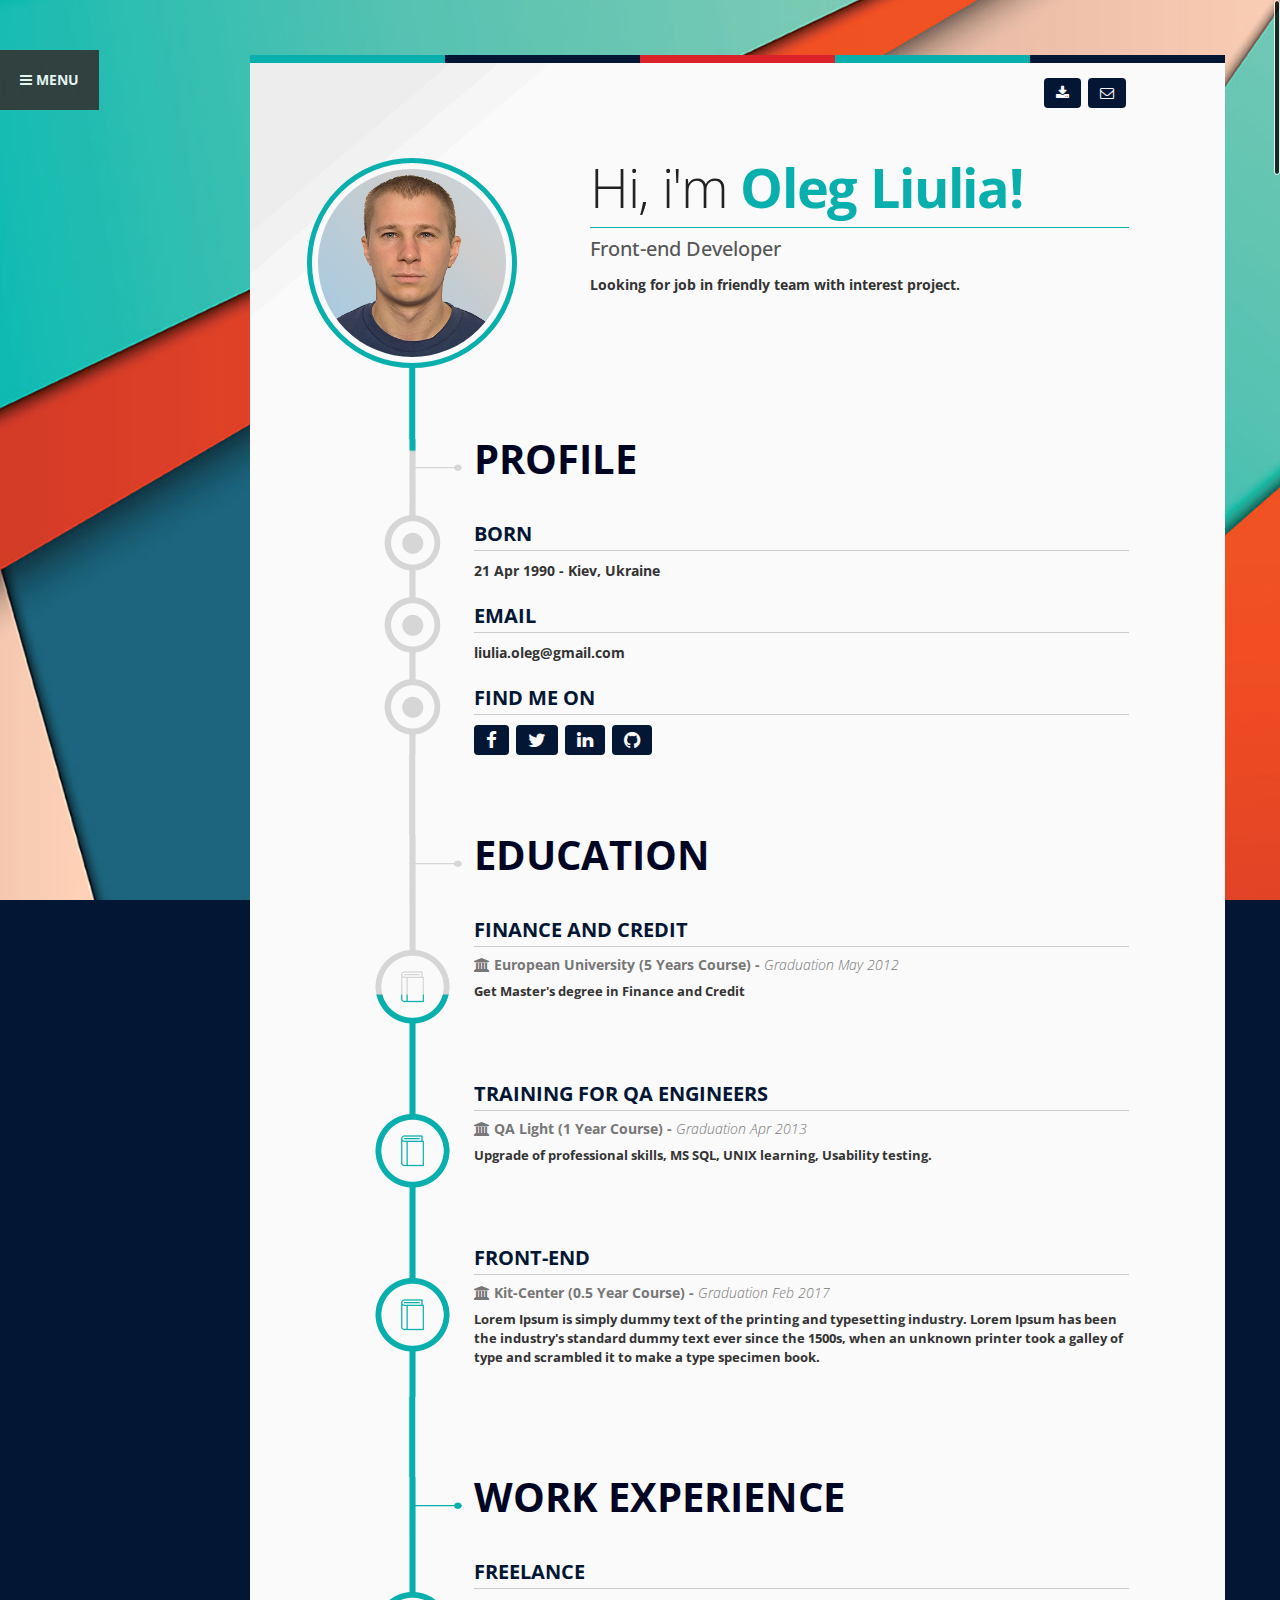
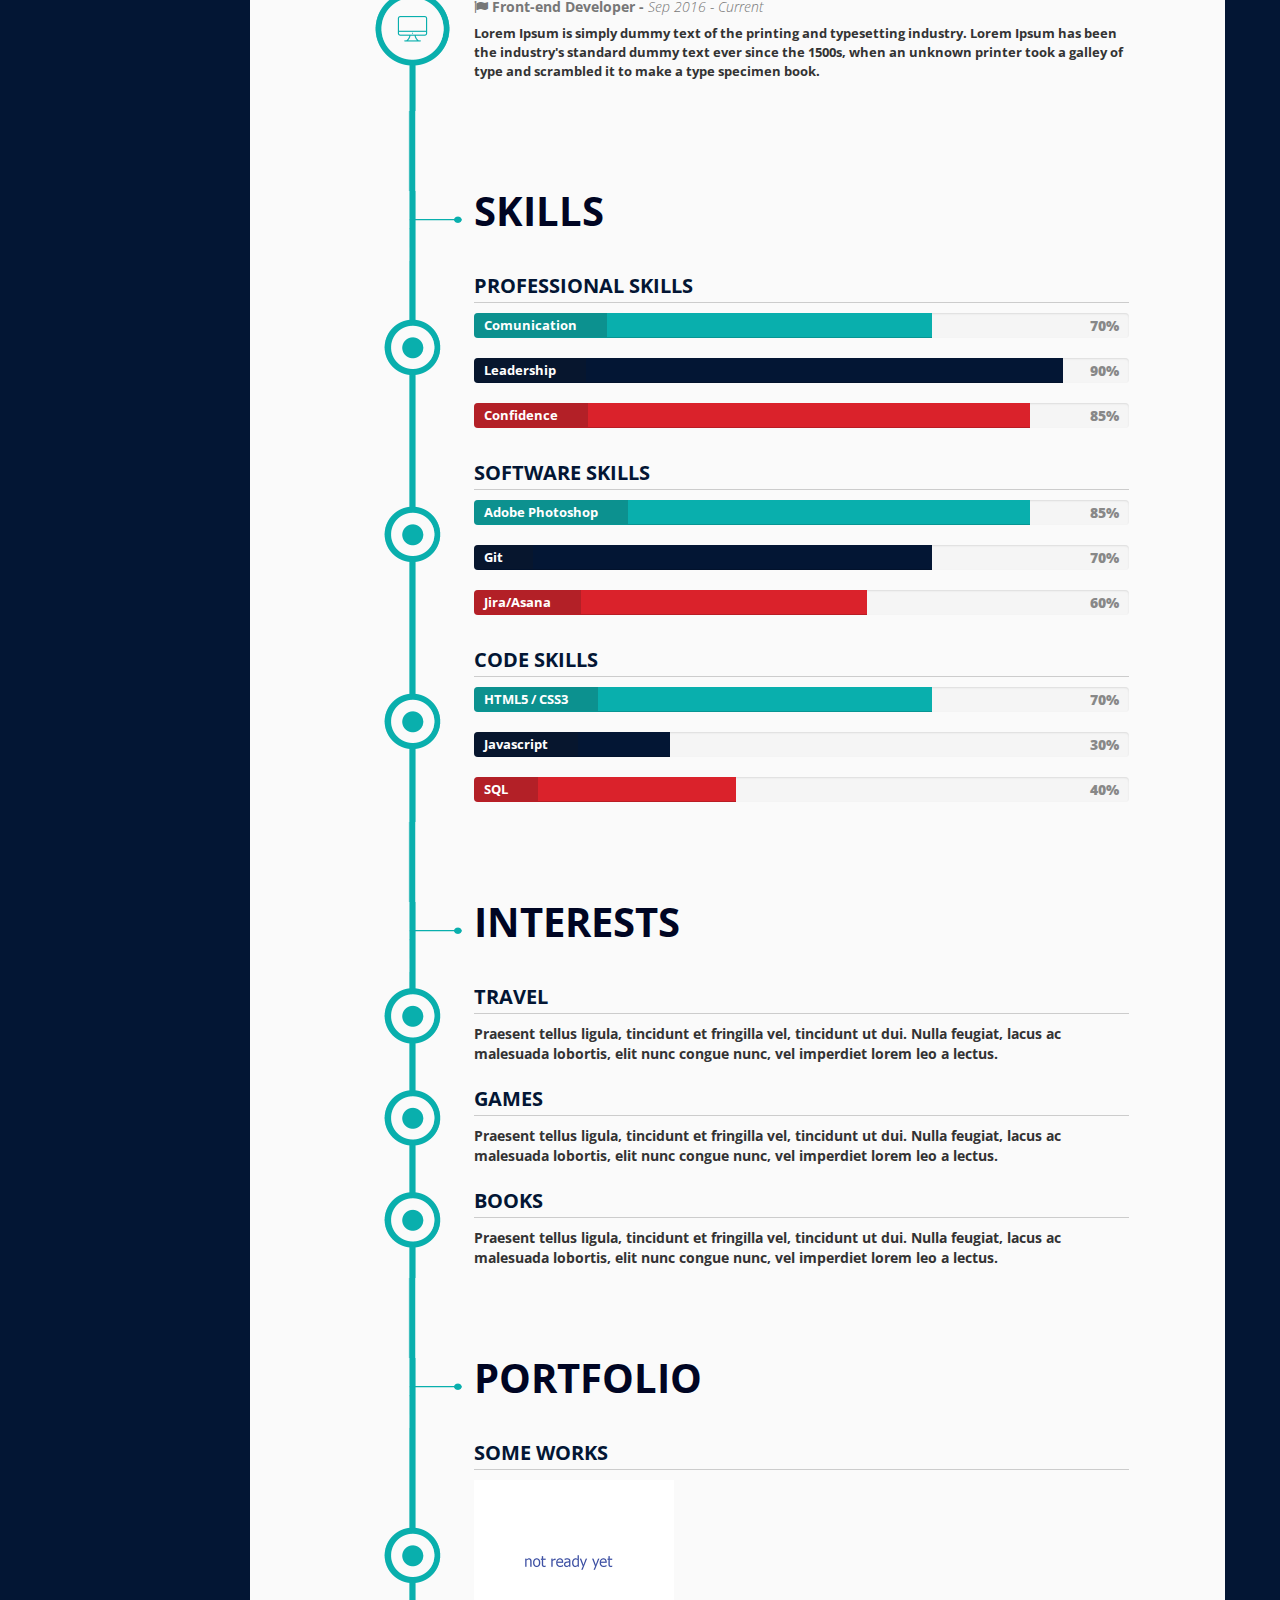
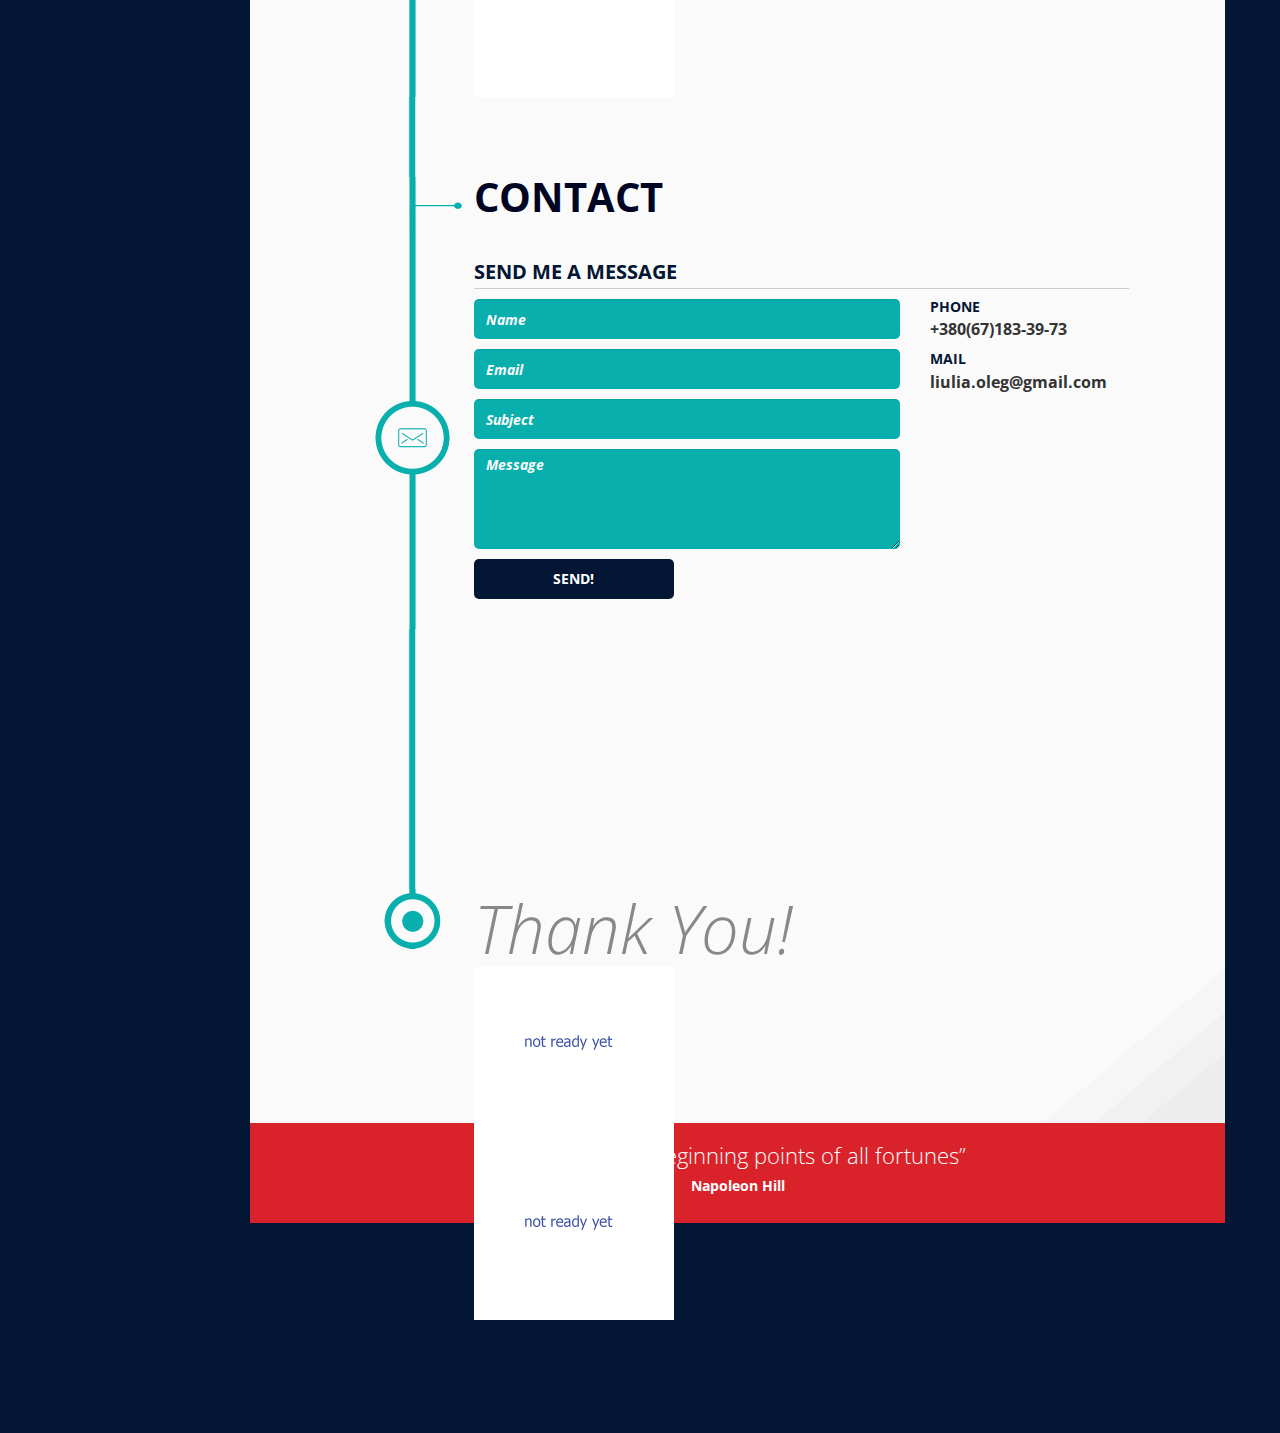
<file: index.html>
<!DOCTYPE html>
<html lang="en">
<head>
  <meta charset="utf-8">
  <meta name="viewport" content="width=device-width, initial-scale=1">
  <title>Oleg Liulia</title>
  <link href='https://fonts.googleapis.com/css?family=Open+Sans:400,300,700' rel='stylesheet' type='text/css'>
  <link rel="stylesheet" href="./vendor/bootstrap/css/bootstrap.min.css" >
  <link rel="stylesheet" href="./vendor/font-awesome/css/font-awesome.min.css">
  <link rel="stylesheet" href="./vendor/nivo-lightbox/nivo-lightbox.css" >
  <link rel="stylesheet" href="./vendor/nivo-lightbox/themes/default/default.css" type="text/css">
  <link rel="stylesheet" href="./vendor/animate.css">
  <link rel="stylesheet" href="./css/styles.css">
  <link rel="stylesheet" href="./css/themes/james.css"> 
  <link rel="shortcut icon" href="./img/favicon.ico" type="image/x-icon">
  <link rel="icon" href="./img/favicon.ico" type="image/x-icon">
  <link rel="apple-touch-icon-precomposed" href="./img/apple-icon-144x144.png" sizes="144x144">
  <link rel="apple-touch-icon-precomposed" href="./img/apple-icon-114x114.png" sizes="114x114">
  <link rel="apple-touch-icon-precomposed" href="./img/apple-icon-72x72.png" sizes="72x72">
</head>

<body data-spy="scroll" data-target="#side-menu">

<!-- Page Loader
========================================================= -->
<div class="loader" id="page-loader"> 
  <div class="loading-wrapper">
    <div class="tp-loader spinner"></div>
    <!-- Edit With Your Name -->
    <div class="side-menu-name">
      Oleg <strong>Liulia</strong>
    </div>
    <!-- /Edit With Your Name -->
    <!-- Edit With Your Job -->
    <p class="side-menu-job">Front-end Developer</p>
    <!-- /Edit With Your Job -->
  </div>   
</div>
<!-- /End of Page loader
========================================================= -->

<!-- SIDE MENU
========================================================= -->
<div class="side-menu-open hidden-sm hidden-xs">
  <!-- Menu-button -->
    <a href="#" class="btn btn-default side-menu-button"><i class="fa fa-bars"></i> MENU</a>
  <!-- /menu-button -->
</div>
<!-- Side Menu container -->
<div class="side-menu">
  <!-- close button -->
  <span id="side-menu-close"><i class="fa fa-times"></i></span>
  <!-- /close button -->

  <!-- Menu header -->
  <div class="side-menu-name">
    <!-- edit with your name -->
    Oleg <strong>Liulia</strong>
    <!-- /edit with your name -->
  </div>
  <!-- edit with your Job -->
  <p class="side-menu-job">Front-end Developer</p>
  <!-- /edit with your job -->
  <!-- /Menu Header -->

  <!-- Main Navigation -->
  <nav id="side-menu" class="side-menu-este">
    <ul class="nav side-menu-nav">
      <li><a href="#intro"><i class="fa fa-angle-right"></i> Intro</a></li>
      <li><a href="#education"><i class="fa fa-angle-right"></i> Education</a></li>
      <li><a href="#works"><i class="fa fa-angle-right"></i> Work Experience</a></li>
      <li><a href="#skills"><i class="fa fa-angle-right"></i> Skills</a></li>
      <li><a href="#interests"><i class="fa fa-angle-right"></i> Interests</a></li>
      <li><a href="#portfolio"><i class="fa fa-angle-right"></i> Portfolio</a></li>
      <li><a href="#contact"><i class="fa fa-angle-right"></i> Contact</a></li>
    </ul>
  </nav>
  <!-- /Main Navigation-->

  <!-- Other Buttons -->
  <div class="side-menu-buttons">
    <a href="./pdf/cv_pdf.pdf" download="./pdf/cv_pdf.pdf" class="btn btn-side-menu"><i class="fa fa-download"></i> Download my resume</a>
    <a href="mailto:liulia.oleg@gmail.com" class="btn btn-side-menu"><i class="fa fa-envelope-o"></i> Send me a message</a>
  </div>
  <!-- /Other Buttons-->
</div>
<!-- /side menu container -->

<!-- /SIDE MENU
========================================================= -->

<!-- CONTENT
========================================================= -->
<section id="content-body" class="container animated">
  <div class="row" id="intro">

    <!-- Header Colors -->
    <div class="col-md-10 col-sm-10  col-md-offset-2 col-sm-offset-1 clearfix top-colors">
      <div class="top-color top-color1"></div>
      <div class="top-color top-color2"></div>
      <div class="top-color top-color3"></div>
      <div class="top-color top-color1"></div>
      <div class="top-color top-color2"></div>
    </div>
    <!-- /Header Colors -->    
    
    <!-- Beginning of Content -->
    <div class="col-md-10 col-sm-10 col-md-offset-2 col-sm-offset-1 resume-container">
      
      <!-- Header Buttons -->
      <div class="row">
        <div class="header-buttons col-md-10 col-md-offset-1">
          <!-- Download Resume Button -->
          <a href="./pdf/cv_pdf.pdf" download="./pdf/cv_pdf.pdf" class="btn btn-default btn-top-resume"><i class="fa fa-download"></i><span class="btn-hide-text">Download my resume</span></a>
          <!-- /Download Resume Button -->
          <!-- Mail Button -->
          <a href="mailto:liulia.oleg@gmail.com" class="btn btn-default btn-top-message"><i class="fa fa-envelope-o"></i><span class="btn-hide-text">Send me a message</span></a>
          <!-- /Mail Button -->
        </div>
      </div>
      <!-- /Header Buttons -->

      <!-- =============== PROFILE INTRO ====================-->
      <div class="profile-intro row">
        <!-- Left Collum with Avatar pic -->
        <div class="col-md-4 profile-col">
          <!-- Avatar pic -->
          <div class="profile-pic">
            <div class="profile-border">
              <!-- Put your picture here ( 308px by 308px for retina display)-->
              <img src="./img/avatar-Oleg.jpg" alt="">
              <!-- /Put your picture here -->
            </div>          
          </div>
           <!-- /Avatar pic -->
        </div>
        <!-- /Left columm with avatar pic -->
  
        <!-- Right Columm -->
        <div class="col-md-7">
          <!-- Welcome Title-->
          <h1 class="intro-title1">Hi, i'm <span class="color1 bold">Oleg Liulia!</span></h1>
          <!-- /Welcome Title -->
          <!-- Job - -->
          <h2 class="intro-title2">Front-end Developer</h2>
          <!-- /job -->
          <!-- Description -->
          <p><strong>Looking for job in friendly team with interest project. <p>
            <!--To have communication with  people for advancing knowledge and acquisition new skills. 
            To have the opportunity grow up as  specialist in Front-end and to have participation in the development of new software products.  </p>-->
          <!-- /Description -->
        </div>
        <!-- /Right Collum -->
      </div>
      <!-- ============  /PROFILE INTRO ================= -->
      
      <!-- ============  TIMELINE ================= -->
      <div class="timeline-wrap">
        <div class="timeline-bg">

          <!-- ====>> SECTION: PROFILE INFOS <<====-->
          <section class="timeline profile-infos">

            <!-- VERTICAL MARGIN (necessary for the timeline effect) -->
            <div class="line row timeline-margin">
              <div class="content-wrap">
                <div class="col-md-1 bg1 timeline-space full-height hidden-sm hidden-xs"></div>
                <div class="col-md-2 timeline-progress hidden-sm hidden-xs full-height"></div>
                <div class="col-md-9 bg1 full-height"></div>
              </div>
            </div>
            <!-- /VERTICAL MARGIN -->

            <!-- SECTION TITLE -->
            <div class="line row">
              <!-- Margin Collums (necessary for the timeline effect) -->
              <div class="col-md-1 bg1 timeline-space full-height hidden-sm hidden-xs"></div>
              <div class="col-md-2 timeline-progress hidden-sm hidden-xs timeline-title full-height">
              </div>
              <!-- /Margin Collums -->
              <!-- Item Content -->
              <div class="col-md-8 content-wrap bg1">
                <!-- Section title -->
                <h2 class="section-title">Profile</h2>
                <!-- /Section title -->
              </div>
              <!-- /Item Content -->
              <!-- Margin Collum-->
              <div class="col-md-1 bg1 timeline-space full-height hidden-sm hidden-xs"></div>
              <!-- / Margin Collum-->
            </div>
            <!-- /SECTION TITLE -->
            
            <!-- SECTION ITEM -->
            <div class="line row">
              <!-- Margin Collums (necessary for the timeline effect) -->
              <div class="col-md-1 bg1 timeline-space full-height hidden-sm hidden-xs"></div>
              <div class="col-md-2 timeline-progress hidden-sm hidden-xs full-height timeline-point "></div>
              <!-- /Margin Collums -->
              <!-- Item Content -->
              <div class="col-md-8 content-wrap bg1">
                <div class="line-content">
                  <!-- Subtitle -->
                  <h3 class="section-item-title-1">Born</h3>
                  <!-- /Subtitle -->
                  <!-- content -->
                  <p>21 Apr 1990 - Kiev, Ukraine</p>
                  <!-- /Content -->
                </div>
              </div>
              <!-- /Item Content -->
              <!-- Margin Collum-->
              <div class="col-md-1 bg1 timeline-space full-height hidden-sm hidden-xs"></div>
              <!-- /Margin Collum-->
            </div>
            <!-- /SECTION ITEM -->   

            <!-- SECTION ITEM -->
            <div class="line row">
              <!-- Margin Collums (necessary for the timeline effect) -->
              <div class="col-md-1 bg1 timeline-space full-height hidden-sm hidden-xs"></div>
              <div class="col-md-2 timeline-progress hidden-sm hidden-xs full-height timeline-point "></div>
              <!-- /Margin Collums -->
              <!-- Item Content -->
              <div class="col-md-8 content-wrap bg1">
                <div class="line-content">
                  <!-- Subtitle -->
                  <h3 class="section-item-title-1">Email</h3>
                  <!-- /Subtitle -->
                  <!-- content -->
                  <p>liulia.oleg@gmail.com</p>
                  <!-- /Content -->
                </div>
              </div>
              <!-- /Item Content -->
              <!-- Margin Collum -->
              <div class="col-md-1 bg1 timeline-space full-height hidden-sm hidden-xs"></div>
              <!-- /Margin Collums -->
            </div>
            <!-- /SECTION ITEM --> 

            <!-- SECTION ITEM -->
            <div class="line row">
              <!-- Margin Collums (necessary for the timeline effect) -->
              <div class="col-md-1 bg1 timeline-space full-height hidden-sm hidden-xs"></div>
              <div class="col-md-2 timeline-progress hidden-sm hidden-xs full-height timeline-point "></div>
              <!-- Margin Collums (necessary for the timeline effect) -->
              <!-- Item Content -->
              <div class="col-md-8 content-wrap bg1">
                <div class="line-content">
                  <!-- Subtitle -->
                  <h3 class="section-item-title-1">Find Me On</h3>
                  <!-- /Subtitle -->
                  <!-- content -->
                  <a href="https://www.facebook.com/oleg.nuclearman" class="btn btn-default"><i class="fa fa-facebook fa-lg"></i></a> 
                  <a href="https://twitter.com/OlegLulia" class="btn btn-default"><i class="fa fa-twitter fa-lg"></i></a>
                  <a href="https://www.linkedin.com/in/oleg-liulia-799852a5" class="btn btn-default"><i class="fa fa-linkedin fa-lg"></i></a>
                  <a href="https://github.com/Free4evo" class="btn btn-default"><i class="fa fa-github fa-lg"></i></a>
                  <!-- /Content -->
                </div>
              </div>
              <!-- /Item Content -->
              <!-- Margin Collum -->
              <div class="col-md-1 bg1 timeline-space full-height hidden-sm hidden-xs"></div>
              <!-- /Margin Collum -->
            </div>
            <!-- /SECTION ITEM --> 
          </section>
          <!-- ==>> /SECTION: PROFILE INFOS -->     

          <!-- ====>> SECTION: EDUCATION <<====-->
          <section class="timeline education" id="education">

            <!-- Margin (necessary for the timeline effect) -->
            <div class="line row timeline-margin">
              <div class="content-wrap">
                <div class="col-md-1 bg1 timeline-space full-height hidden-sm hidden-xs"></div>
                <div class="col-md-2 timeline-progress hidden-sm hidden-xs full-height"></div>
                <div class="col-md-9 bg1 full-height"></div>
              </div>
            </div>
            <!-- /Margin -->

            <!-- SECTION TITLE -->
            <div class="line row">
              <!-- Margin Collums (necessary for the timeline effect) -->
              <div class="col-md-1 bg1 timeline-space full-height hidden-sm hidden-xs"></div>
              <div class="col-md-2 timeline-progress hidden-sm hidden-xs timeline-title full-height">
              </div>              
              <!-- /Margin Collums -->
              <!-- Item Content -->
              <div class="col-md-8 content-wrap bg1">
                <!-- Section title -->
                <h2 class="section-title">Education</h2>
                <!-- /Section title -->
              </div>
              <!-- /Item Content -->
              <!-- Margin Collum-->
              <div class="col-md-1 bg1 timeline-space full-height hidden-sm hidden-xs"></div>
              <!-- /Margin Collum-->
            </div>
            <!-- /SECTION TITLE -->

            <!-- SECTION ITEM -->
            <div class="line row">
              <!-- Margin Collums (necessary for the timeline effect) -->
              <div class="col-md-1 bg1 timeline-space full-height hidden-sm hidden-xs"></div>
              <div class="col-md-2 timeline-progress hidden-sm hidden-xs full-height timeline-education "></div>
              <!-- /Margin Collums -->
              <!-- Item Content -->
              <div class="col-md-8 content-wrap bg1">
                <div class="line-content line-content-education">
                  <!-- Graduation title -->
                  <h3 class="section-item-title-1">Finance and Credit</h3>
                  <!-- /Graduation title -->
                  <!-- Graduation time -->
                  <h4 class="graduation-time"><i class="fa fa-university"></i> European University (5 Years Course) - <span class="graduation-date">Graduation May 2012</span></h4>
                  <!-- /Graduation time -->
                  <!-- content -->
                  <div class="graduation-description">
                    <p>Get Master's degree in Finance and Credit</p>
                  </div>
                  <!-- /Content -->
                </div>
              </div>
              <!-- /Item Content -->
              <!-- Margin Collum -->
              <div class="col-md-1 bg1 timeline-space full-height hidden-sm hidden-xs"></div>
              <!-- /Margin Collum -->
            </div>
            <!-- /SECTION ITEM -->   

            <!-- SECTION ITEM -->
            <div class="line row">
              <!-- Margin Collums (necessary for the timeline effect) -->
              <div class="col-md-1 bg1 timeline-space full-height hidden-sm hidden-xs"></div>
              <div class="col-md-2 timeline-progress hidden-sm hidden-xs full-height timeline-education "></div>
              <!-- /Margin Collums -->
              <!-- Item Content -->
              <div class="col-md-8 content-wrap bg1">
                <div class="line-content line-content-education">
                  <!-- Graduation title -->
                  <h3 class="section-item-title-1">Training for QA engineers</h3>
                  <!-- /Graduation title -->
                  <!-- Graduation time -->
                  <h4 class="graduation-time"><i class="fa fa-university"></i> QA Light (1 Year Course) - <span class="graduation-date">Graduation Apr 2013</span></h4>
                  <!-- /Graduation time -->
                  <!-- content -->
                  <div class="graduation-description">
                    <p>Upgrade of  professional skills, MS SQL, UNIX learning, Usability testing.</p>
                  </div>
                  <!-- /Content -->
                </div>
              </div>
              <!--/Item Content -->
              <!-- Margin Collum-->
              <div class="col-md-1 bg1 timeline-space full-height hidden-sm hidden-xs"></div>
              <!-- /Margin Collum-->
            </div>
            <!-- /SECTION ITEM -->   

             <!-- SECTION ITEM -->
            <div class="line row">
              <!-- Margin Collums (necessary for the timeline effect) -->
              <div class="col-md-1 bg1 timeline-space full-height hidden-sm hidden-xs"></div>
              <div class="col-md-2 timeline-progress hidden-sm hidden-xs full-height timeline-education "></div>
              <!-- /Margin Collums -->
              <!-- Item Content -->
              <div class="col-md-8 content-wrap bg1">
                <div class="line-content line-content-education">
                  <!-- Graduation title -->
                  <h3 class="section-item-title-1">Front-end</h3>
                  <!-- /Graduation title -->
                  <!-- Graduation time -->
                  <h4 class="graduation-time"><i class="fa fa-university"></i> Kit-Center (0.5 Year Course) - <span class="graduation-date">Graduation Feb 2017</span></h4>
                  <!-- /Graduation time -->
                  <!-- content -->
                  <div class="graduation-description">
                    <p>Lorem Ipsum is simply dummy text of the printing and typesetting industry. Lorem Ipsum has been the industry's standard dummy text ever since the 1500s, when an unknown printer took a galley of type and scrambled it to make a type specimen book.</p>
                  </div>
                  <!-- /Content -->
                </div>
              </div>
              <!-- /Item Content -->
              <!-- Margin Collum-->
              <div class="col-md-1 bg1 timeline-space full-height hidden-sm hidden-xs"></div>
              <!-- /Margin Collum-->
            </div>
            <!-- /SECTION ITEM -->       
          </section>
          <!-- ==>> /SECTION: EDUCATION <<==== -->  

          <!-- ====>> SECTION: WORK EXPERIENCE <<====-->
          <section class="timeline work-experience" id="works">

            <!-- VERTICAL MARGIN (necessary for the timeline effect) -->
            <div class="line row timeline-margin">
              <div class="content-wrap">
                <div class="col-md-1 bg1 timeline-space full-height hidden-sm hidden-xs"></div>
                <div class="col-md-2 timeline-progress hidden-sm hidden-xs full-height"></div>
                <div class="col-md-9 bg1 full-height"></div>
              </div>
            </div>
            <!-- /VERTICAL MARGIN -->

            <!-- SECTION TITLE -->
            <div class="line row">
              <!-- Margin Collums (necessary for the timeline effect) -->
              <div class="col-md-1 bg1 timeline-space full-height hidden-sm hidden-xs"></div>
              <div class="col-md-2 timeline-progress hidden-sm hidden-xs timeline-title full-height"></div>
              <!-- /Margin Collums -->
              <!-- Item Content -->
              <div class="col-md-8 content-wrap bg1">
                <!-- Section title -->
                <h2 class="section-title">Work Experience</h2>
                <!-- /Section title -->
              </div>
              <!-- /Item Content -->
              <!-- Margin Collum-->
              <div class="col-md-1 bg1 timeline-space full-height hidden-sm hidden-xs"></div>
              <!-- /Margin Collum-->
            </div>
            <!-- /SECTION TITLE -->

            <!-- SECTION ITEM -->
            <div class="line row">
              <!-- Margin Collums (necessary for the timeline effect) -->
              <div class="col-md-1 bg1 timeline-space full-height hidden-sm hidden-xs"></div>
              <div class="col-md-2 timeline-progress hidden-sm hidden-xs full-height timeline-work "></div>
              <!-- /Margin Collums -->
              <!-- Item Content -->
              <div class="col-md-8 content-wrap bg1">
                <div class="line-content line-content-education">
                  <!-- Work Place -->
                  <h3 class="section-item-title-1">Freelance</h3>
                  <!-- /work place -->
                  <!-- Graduation time -->
                  <h4 class="job"><i class="fa fa-flag"></i> Front-end Developer - <span class="job-date">Sep 2016 - Current</span></h4>
                  <!-- /Graduation time -->
                  <!-- content -->
                  <div class="job-description">
                    <p>Lorem Ipsum is simply dummy text of the printing and typesetting industry. Lorem Ipsum has been the industry's standard dummy text ever since the 1500s, when an unknown printer took a galley of type and scrambled it to make a type specimen book.</p>
                  </div>
                  <!-- /Content -->
                </div>
              </div>
              <!-- /Item Content -->
              <!-- Margin Collum-->
              <div class="col-md-1 bg1 timeline-space full-height hidden-sm hidden-xs"></div>
              <!-- /Margin Collum-->
            </div>
            <!-- /SECTION ITEM -->
          </section>
          <!-- ==>> /SECTION: WORK EXPERIENCE <<==== --> 

          <!-- ====>> SECTION: SKILLS <<====-->
          <section class="timeline skills" id="skills">

            <!-- VERTICAL MARGIN (necessary for the timeline effect) -->
            <div class="line row timeline-margin">
              <div class="content-wrap">
                <div class="col-md-1 bg1 timeline-space full-height hidden-sm hidden-xs"></div>
                <div class="col-md-2 timeline-progress hidden-sm hidden-xs full-height"></div>
                <div class="col-md-9 bg1 full-height"></div>
              </div>
            </div>
            <!-- /VERTICAL MARGIN -->

            <!-- SECTION TITLE -->
            <div class="line row">
              <!-- VERTICAL MARGIN (necessary for the timeline effect) -->
              <div class="col-md-1 bg1 timeline-space full-height hidden-sm hidden-xs"></div>
              <div class="col-md-2 timeline-progress hidden-sm hidden-xs timeline-title full-height"></div>
              <!-- /VERTICAL MARGIN (necessary for the timeline effect) -->
              <!-- Item Content -->
              <div class="col-md-8 content-wrap bg1">
                <!-- Section title -->
                <h2 class="section-title">Skills</h2>
                <!-- /Section title -->
              </div>
              <!-- /Item Content -->
              <!-- Margin Collum-->
              <div class="col-md-1 bg1 timeline-space full-height hidden-sm hidden-xs"></div>
              <!-- /Margin Collum-->
            </div>
            <!-- /SECTION TITLE -->

            <!-- SECTION ITEM -->
            <div class="line row">
              <!-- Margin Collums (necessary for the timeline effect) -->
              <div class="col-md-1 bg1 timeline-space full-height hidden-sm hidden-xs"></div>
              <div class="col-md-2 timeline-progress hidden-sm hidden-xs full-height timeline-point "></div>
              <!-- / Margin Collums -->
              <!-- Item Content -->
              <div class="col-md-8 content-wrap bg1">
                <div class="line-content">
                  <!-- Subtitle -->
                  <h3 class="section-item-title-1">Professional Skills</h3>
                  <!-- /Subtitle -->
                  <!-- content -->
                  <ul class="skills-list">
                    <!-- item-list -->
                    <li>
                      <div class="progress">
                        <div class="progress-bar" role="progressbar" data-percent="70%" style="width: 70%;">
                            <span class="sr-only">70% Complete</span>
                        </div>
                        <span class="progress-type">Comunication</span>
                        <span class="progress-completed">70%</span>
                      </div>
                    </li>
                    <!-- /item list -->
                    <!-- item-list -->
                    <li>
                      <div class="progress">
                        <div class="progress-bar progress-bar-2" role="progressbar" data-percent="90%" style="width: 90%;">
                            <span class="sr-only">90% Complete</span>
                        </div>
                        <span class="progress-type">Leadership</span>
                        <span class="progress-completed">90%</span>
                      </div>
                    </li>
                    <!-- /item list -->
                    <!-- item-list -->
                    <li>
                      <div class="progress" title="Doing my best!">
                        <div class="progress-bar progress-bar-3" role="progressbar" data-percent="85%" style="width: 85%;">
                            <span class="sr-only">85% Complete</span>
                        </div>
                        <span class="progress-type">Confidence</span>
                        <span class="progress-completed">85%</span>
                      </div>
                    </li>
                    <!-- /item list -->
                  </ul>
                  <!-- /Content -->
                </div>
              </div>
              <!-- /Item Content -->
              <!-- Margin Collum-->
              <div class="col-md-1 bg1 timeline-space full-height hidden-sm hidden-xs"></div>
              <!-- /Margin Collum-->
            </div>
            <!-- /SECTION ITEM -->
            
            <!-- SECTION ITEM -->
            <div class="line row">
              <!-- Margin Collums (necessary for the timeline effect) -->
              <div class="col-md-1 bg1 timeline-space full-height hidden-sm hidden-xs"></div>
              <div class="col-md-2 timeline-progress hidden-sm hidden-xs full-height timeline-point "></div>
              <!-- /Margin Collums -->
              <!-- Item Content -->
              <div class="col-md-8 content-wrap bg1">
                <div class="line-content">
                  <!-- Subtitle -->
                  <h3 class="section-item-title-1">Software Skills</h3>
                  <!-- /Subtitle -->
                  <!-- content -->
                  <ul class="skills-list">
                    <!-- item-list -->
                    <li>
                      <div class="progress">
                        <div class="progress-bar" data-percent="85%" role="progressbar" style="width: 85%;">
                            <span class="sr-only">85% Complete</span>
                        </div>
                        <span class="progress-type">Adobe Photoshop</span>
                        <span class="progress-completed">85%</span>
                      </div>
                    </li>
                    <!-- /item list -->
                    <!-- item-list -->
                    <li>
                      <div class="progress">
                        <div class="progress-bar progress-bar-2" data-percent="70%" role="progressbar" style="width: 70%;">
                            <span class="sr-only">70% Complete</span>
                        </div>
                        <span class="progress-type">Git</span>
                        <span class="progress-completed">70%</span>
                      </div>
                    </li>
                    <!-- /item list -->
                    <!-- item-list -->
                    <li>
                      <div class="progress">
                        <div class="progress-bar progress-bar-3" data-percent="60%" role="progressbar" style="width: 60%;">
                            <span class="sr-only">60% Complete</span>
                        </div>
                        <span class="progress-type">Jira/Asana</span>
                        <span class="progress-completed">60%</span>
                      </div>
                    </li>
                    <!-- /item list -->
                  </ul>
                  <!-- /Content -->
                </div>
              </div>
              <!-- /Item Content -->
              <!-- Margin Collum-->
              <div class="col-md-1 bg1 timeline-space full-height hidden-sm hidden-xs"></div>
              <!-- /Margin Collum-->
            </div>
            <!-- /SECTION ITEM -->   

            <!-- SECTION ITEM -->
            <div class="line row">
              <!-- Margin Collums (necessary for the timeline effect) -->
              <div class="col-md-1 bg1 timeline-space full-height hidden-sm hidden-xs"></div>
              <div class="col-md-2 timeline-progress hidden-sm hidden-xs full-height timeline-point "></div>
              <!-- /Margin Collums (necessary for the timeline effect) -->
              <!-- Item Content -->
              <div class="col-md-8 content-wrap bg1">
                <div class="line-content">
                  <!-- Subtitle -->
                  <h3 class="section-item-title-1">Code Skills</h3>
                  <!-- /Subtitle -->
                  <!-- content -->
                  <ul class="skills-list">
                    <!-- item-list -->
                    <li>
                      <div class="progress">
                        <div class="progress-bar" data-percent="70%" role="progressbar" style="width: 70%;">
                            <span class="sr-only">70% Complete</span>
                        </div>
                        <span class="progress-type">HTML5 / CSS3</span>
                        <span class="progress-completed">70%</span>
                      </div>
                    </li>
                    <!-- /item list -->
                    <!-- item-list -->
                    <li>
                      <div class="progress">
                        <div class="progress-bar progress-bar-2" data-percent="30%" role="progressbar" style="width: 30%;">
                            <span class="sr-only">30% Complete</span>
                        </div>
                        <span class="progress-type">Javascript</span>
                        <span class="progress-completed">30%</span>
                      </div>
                    </li>
                    <!-- /item list -->
                    <!-- item-list -->
                    <li>
                      <div class="progress">
                        <div class="progress-bar progress-bar-3" data-percent="40%" role="progressbar" style="width: 40%;">
                            <span class="sr-only">40% Complete</span>
                        </div>
                        <span class="progress-type">SQL</span>
                        <span class="progress-completed">40%</span>
                      </div>
                    </li>
                    <!-- /item list -->
                  </ul>
                  <!-- /Content -->
                </div>
              </div>
              <!-- /Item Content -->
              <!-- Margin Collum-->
              <div class="col-md-1 bg1 timeline-space full-height hidden-sm hidden-xs"></div>
              <!-- /Margin Collum-->
            </div>
            <!-- /SECTION ITEM --> 
          </section>
          <!-- ==>> /SECTION: SKILLS -->

          <!-- ====>> SECTION: INTERESTS <<====-->
          <section class="timeline" id="interests">

            <!-- VERTICAL MARGIN (necessary for the timeline effect) -->
            <div class="line row timeline-margin">
              <div class="content-wrap">
                <div class="col-md-1 bg1 timeline-space full-height hidden-sm hidden-xs"></div>
                <div class="col-md-2 timeline-progress hidden-sm hidden-xs full-height"></div>
                <div class="col-md-9 bg1 full-height"></div>
              </div>
            </div>
            <!-- /VERTICAL MARGIN -->

            <!-- SECTION TITLE -->
            <div class="line row">
              <!-- Margin Collums (necessary for the timeline effect) -->
              <div class="col-md-1 bg1 timeline-space full-height hidden-sm hidden-xs"></div>
              <div class="col-md-2 timeline-progress hidden-sm hidden-xs timeline-title full-height"></div>
              <!-- /Margin Collums -->
              <!-- Item Content -->
              <div class="col-md-8 content-wrap bg1">
                <!-- Section title -->
                <h2 class="section-title">Interests</h2>
                <!-- /Section title -->
              </div>
              <!-- /Item Content -->
              <!-- Margin Collum-->
              <div class="col-md-1 bg1 timeline-space full-height hidden-sm hidden-xs"></div>
              <!-- /Margin Collum-->
            </div>
            <!-- /SECTION TITLE -->

            <!-- SECTION ITEM -->
            <div class="line row">
              <!-- Margin Collums (necessary for the timeline effect) -->
              <div class="col-md-1 bg1 timeline-space full-height hidden-sm hidden-xs"></div>
              <div class="col-md-2 timeline-progress hidden-sm hidden-xs full-height timeline-point "></div>
              <!-- /Margin Collums -->
              <!-- Item Content -->
              <div class="col-md-8 content-wrap bg1">
                <div class="line-content">
                  <!-- Subtitle -->
                  <h3 class="section-item-title-1">Travel</h3>
                  <!-- /Subtitle -->
                  <!-- content -->
                  <p>Praesent tellus ligula, tincidunt et fringilla vel, tincidunt ut dui. Nulla feugiat, lacus ac malesuada lobortis, elit nunc congue nunc, vel imperdiet lorem leo a lectus.</p>
                  <!-- /Content -->
                </div>
              </div>
              <!-- /Item Content -->
              <!-- Margin Collum-->
              <div class="col-md-1 bg1 timeline-space full-height hidden-sm hidden-xs"></div>
              <!-- /Margin Collum-->
            </div>
            <!-- /SECTION ITEM -->
            
            <!-- SECTION ITEM -->
            <div class="line row">
              <!-- Margin Collums (necessary for the timeline effect) -->
              <div class="col-md-1 bg1 timeline-space full-height hidden-sm hidden-xs"></div>
              <div class="col-md-2 timeline-progress hidden-sm hidden-xs full-height timeline-point "></div>
              <!-- /Margin Collums -->
              <!-- Item Content -->
              <div class="col-md-8 content-wrap bg1">
                <div class="line-content">
                  <!-- Subtitle -->
                  <h3 class="section-item-title-1">Games</h3>
                  <!-- /Subtitle -->
                  <!-- content -->
                  <p>Praesent tellus ligula, tincidunt et fringilla vel, tincidunt ut dui. Nulla feugiat, lacus ac malesuada lobortis, elit nunc congue nunc, vel imperdiet lorem leo a lectus.</p>
                  <!-- /Content -->
                </div>
              </div>
              <!-- /Item Content -->
              <!-- Margin Collum-->
              <div class="col-md-1 bg1 timeline-space full-height hidden-sm hidden-xs"></div>
              <!-- /Margin Collum-->
            </div>
            <!-- /SECTION ITEM -->   

            <!-- SECTION ITEM -->
            <div class="line row">
              <!-- Margin Collums (necessary for the timeline effect) -->
              <div class="col-md-1 bg1 timeline-space full-height hidden-sm hidden-xs"></div>
              <div class="col-md-2 timeline-progress hidden-sm hidden-xs full-height timeline-point "></div>
              <!-- /Margin Collums -->
              <!-- Item Content -->
              <div class="col-md-8 content-wrap bg1">
                <div class="line-content">
                  <!-- Subtitle -->
                  <h3 class="section-item-title-1">Books</h3>
                  <!-- /Subtitle -->
                  <!-- content -->
                  <p>Praesent tellus ligula, tincidunt et fringilla vel, tincidunt ut dui. Nulla feugiat, lacus ac malesuada lobortis, elit nunc congue nunc, vel imperdiet lorem leo a lectus.</p>
                  <!-- /Content -->
                </div>
              </div>
              <!-- /Item Content -->
              <!-- Margin Collum-->
              <div class="col-md-1 bg1 timeline-space full-height hidden-sm hidden-xs"></div>
              <!-- /Margin Collum-->
            </div>
            <!-- /SECTION ITEM --> 
          </section>
          <!-- ==>> /SECTION: INTERESTS -->

           <!-- ====>> SECTION: PORTFOLIO <<====-->
          <section class="timeline portfolio" id="portfolio">

            <!-- VERTICAL MARGIN (necessary for the timeline effect) -->
            <div class="line row timeline-margin">
              <div class="content-wrap">
                <div class="col-md-1 bg1 timeline-space full-height hidden-sm hidden-xs"></div>
                <div class="col-md-2 timeline-progress hidden-sm hidden-xs full-height"></div>
                <div class="col-md-9 bg1 full-height"></div>
              </div>
            </div>
            <!-- /VERTICAL MARGIN -->

            <!-- SECTION TITLE -->
            <div class="line row">
              <!-- Margin Collums (necessary for the timeline effect) -->
              <div class="col-md-1 bg1 timeline-space full-height hidden-sm hidden-xs"></div>
              <div class="col-md-2 timeline-progress hidden-sm hidden-xs timeline-title full-height"></div>
              <!-- /Margin Collums -->
              <!-- Item Content -->
              <div class="col-md-8 content-wrap bg1">
                <!-- Section title -->
                <h2 class="section-title">Portfolio</h2>
                <!-- /Section title -->
              </div>
              <!-- Item Content -->
              <!-- Margin Collum-->
              <div class="col-md-1 bg1 timeline-space full-height hidden-sm hidden-xs"></div>
              <!-- /Margin Collum-->
            </div>
            <!-- /SECTION TITLE -->

            <!-- SECTION ITEM -->
            <div class="line row">
              <!-- Margin Collums (necessary for the timeline effect) -->
              <div class="col-md-1 bg1 timeline-space full-height hidden-sm hidden-xs"></div>
              <div class="col-md-2 timeline-progress hidden-sm hidden-xs full-height timeline-point "></div>
              <!-- /Margin Collums -->
              <!-- Item Content -->
              <div class="col-md-8 content-wrap bg1">
                <div class="line-content">
                  <!-- Subtitle -->
                  <h3 class="section-item-title-1">Some Works</h3>
                  <!-- /Subtitle -->
                  <!-- content -->
                  <div class="portfolio-itens clearfix">                      
                    <!-- Portfolio item -->
                    <div class="portfolio-item">
                      <!-- Link to the item image (Put the long description on  "a" title)-->
                      <a href="img/portfolio-item1-photo-zoom.jpg" title="Lorem ipsum dolor sit amet, consectetur adipiscing elit. Sed molestie purus." class="nivobox" data-lightbox-gallery="portfolio">
                        <div class="hover">
                          <p class="zoomi"><i class="fa fa-search"></i></p>
                          <!-- Item short title -->
                          <p class="portfolio-item-title"><strong>Some Place</strong><br/> Photography</p>
                        </div>
                        <div class="hover-bg-wrapper">
                          <div class="hover-bg"></div>
                        </div>
                        <div class="portfolio-item-thumbnail">
                          <!-- Thumbnail of the portfolio image (400x360 for retina display) -->
                          <img src="img/portfolio-item1-photo-thumb.jpg" alt="">
                        </div>                        
                      </a>
                    </div>
                    <!-- /Portfolio item -->  

                    <!-- Portfolio item -->
                    <div class="portfolio-item">
                      <!-- Link to the item image (Put the long description on  "a" title)-->
                      <a href="img/portfolio-item2-photo-zoom.jpg" title="Lorem ipsum dolor sit amet, consectetur adipiscing elit. Sed molestie purus." class="nivobox" data-lightbox-gallery="portfolio">
                        <div class="hover">
                          <p class="zoomi"><i class="fa fa-search"></i></p>
                          <!-- Item short title -->
                          <p class="portfolio-item-title"><strong>Lorem Ipsum</strong><br/> Photography</p>
                        </div>
                        <div class="hover-bg-wrapper">
                          <div class="hover-bg"></div>
                        </div>
                        <div class="portfolio-item-thumbnail">
                          <!-- Thumbnail of the portfolio image (400x360 for retina display) -->
                          <img src="img/portfolio-item2-photo-thumb.jpg" alt="">
                        </div>                        
                      </a>
                    </div>
                    <!-- /Portfolio item -->

                    <!-- Portfolio item -->
                    <div class="portfolio-item">
                      <!-- Link to the item image (Put the long description on  "a" title)-->
                      <a href="img/portfolio-item3-photo-zoom.jpg" title="Lorem ipsum dolor sit amet, consectetur adipiscing elit. Sed molestie purus." class="nivobox" data-lightbox-gallery="portfolio">
                        <div class="hover">
                          <p class="zoomi"><i class="fa fa-search"></i></p>
                          <!-- Item short title -->
                          <p class="portfolio-item-title"><strong>Lorem Ipsum</strong><br/> Photography</p>
                        </div>
                        <div class="hover-bg-wrapper">
                          <div class="hover-bg"></div>
                        </div>
                        <div class="portfolio-item-thumbnail">
                          <!-- Thumbnail of the portfolio image (400x360 for retina display) -->
                          <img src="img/portfolio-item3-photo-thumb.jpg" alt="">
                        </div>                        
                      </a>
                    </div>
                    <!-- /Portfolio item -->

                    <!-- Portfolio item -->
                    <div class="portfolio-item">
                      <!-- Link to the item image (Put the long description on  "a" title)-->
                      <a href="img/portfolio-item4-photo-zoom.jpg" title="Lorem ipsum dolor sit amet, consectetur adipiscing elit. Sed molestie purus." class="nivobox" data-lightbox-gallery="portfolio">
                        <div class="hover">
                          <p class="zoomi"><i class="fa fa-search"></i></p>
                          <!-- Item short title -->
                          <p class="portfolio-item-title"><strong>Lorem Ipsum</strong><br/> Photography</p>
                        </div>
                        <div class="hover-bg-wrapper">
                          <div class="hover-bg"></div>
                        </div>
                        <div class="portfolio-item-thumbnail">
                          <!-- Thumbnail of the portfolio image (400x360 for retina display) -->
                          <img src="img/portfolio-item4-photo-thumb.jpg" alt="">
                        </div>                        
                      </a>
                    </div>
                    <!-- /Portfolio item -->

                    <!-- Portfolio item -->
                    <div class="portfolio-item">
                      <!-- Link to the item image (Put the long description on  "a" title)-->
                      <a href="img/portfolio-item5-photo-zoom.jpg" title="Lorem ipsum dolor sit amet, consectetur adipiscing elit. Sed molestie purus." class="nivobox" data-lightbox-gallery="portfolio">
                        <div class="hover">
                          <p class="zoomi"><i class="fa fa-search"></i></p>
                          <!-- Item short title -->
                          <p class="portfolio-item-title"><strong>Lorem Ipsum</strong><br/> Photography</p>
                        </div>
                        <div class="hover-bg-wrapper">
                          <div class="hover-bg"></div>
                        </div>
                        <div class="portfolio-item-thumbnail">
                          <!-- Thumbnail of the portfolio image (400x360 for retina display) -->
                          <img src="img/portfolio-item5-photo-thumb.jpg" alt="">
                        </div>                        
                      </a>
                    </div>
                    <!-- /Portfolio item -->

                    <!-- Portfolio item -->
                    <div class="portfolio-item">
                      <!-- Link to the item image (Put the long description on  "a" title)-->
                      <a href="img/portfolio-item6-photo-zoom.jpg" title="Lorem ipsum dolor sit amet, consectetur adipiscing elit. Sed molestie purus." class="nivobox" data-lightbox-gallery="portfolio">
                        <div class="hover">
                          <p class="zoomi"><i class="fa fa-search"></i></p>
                          <!-- Item short title -->
                          <p class="portfolio-item-title"><strong>Lorem Ipsum</strong><br/> Photography</p>
                        </div>
                        <div class="hover-bg-wrapper">
                          <div class="hover-bg"></div>
                        </div>
                        <div class="portfolio-item-thumbnail">
                          <!-- Thumbnail of the portfolio image (400x360 for retina display) -->
                          <img src="img/portfolio-item6-photo-thumb.jpg" alt="">
                        </div>                        
                      </a>
                    </div>
                    <!-- /Portfolio item -->

                    <!-- Portfolio item -->
                    <div class="portfolio-item">
                      <!-- Link to the item image (Put the long description on  "a" title)-->
                      <a href="img/portfolio-item7-photo-zoom.jpg" title="Lorem ipsum dolor sit amet, consectetur adipiscing elit. Sed molestie purus." class="nivobox" data-lightbox-gallery="portfolio">
                        <div class="hover">
                          <p class="zoomi"><i class="fa fa-search"></i></p>
                          <!-- Item short title -->
                          <p class="portfolio-item-title"><strong>Lorem Ipsum</strong><br/> Photography</p>
                        </div>
                        <div class="hover-bg-wrapper">
                          <div class="hover-bg"></div>
                        </div>
                        <div class="portfolio-item-thumbnail">
                          <!-- Thumbnail of the portfolio image (400x360 for retina display) -->
                          <img src="img/portfolio-item7-photo-thumb.jpg" alt="">
                        </div>                        
                      </a>
                    </div>
                    <!-- /Portfolio item -->                    
                    <!-- Portfolio item -->
                    <div class="portfolio-item">
                      <!-- Link to the item image (Put the long description on  "a" title)-->
                      <a href="img/portfolio-item8-photo-zoom.jpg" title="Lorem ipsum dolor sit amet, consectetur adipiscing elit. Sed molestie purus." class="nivobox" data-lightbox-gallery="portfolio">
                        <div class="hover">
                          <p class="zoomi"><i class="fa fa-search"></i></p>
                          <!-- Item short title -->
                          <p class="portfolio-item-title"><strong>Lorem Ipsum</strong><br/> Photography</p>
                        </div>
                        <div class="hover-bg-wrapper">
                          <div class="hover-bg"></div>
                        </div>
                        <div class="portfolio-item-thumbnail">
                          <!-- Thumbnail of the portfolio image (400x360 for retina display) -->
                          <img src="./img/portfolio-item8-photo-thumb.jpg" alt="">
                        </div>                        
                      </a>
                    </div>
                    <!-- /Portfolio item -->
                  </div>
                  <!-- /Content -->
                </div>
              </div>
              <!-- Item Content -->
              <!-- Margin Collum-->
              <div class="col-md-1 bg1 timeline-space full-height hidden-sm hidden-xs"></div>
              <!-- /Margin Collum-->
            </div>
            <!-- /SECTION ITEM -->
          </section>
          <!-- ==>> /SECTION: PORTFOLIO -->
        
          <!-- ====>> SECTION: CONTACT <<====-->
          <section class="timeline" id="contact">

            <!-- VERTICAL MARGIN (necessary for the timeline effect) -->
            <div class="line row timeline-margin">
              <div class="content-wrap">
                <div class="col-md-1 bg1 timeline-space full-height hidden-sm hidden-xs"></div>
                <div class="col-md-2 timeline-progress hidden-sm hidden-xs full-height"></div>
                <div class="col-md-9 bg1 full-height"></div>
              </div>
            </div>
            <!-- /VERTICAL MARGIN -->

            <!-- SECTION TITLE -->
            <div class="line row">
              <!-- Margin Collums (necessary for the timeline effect) -->
              <div class="col-md-1 bg1 timeline-space full-height hidden-sm hidden-xs"></div>
              <div class="col-md-2 timeline-progress hidden-sm hidden-xs timeline-title full-height"></div>
              <!-- /Margin Collums -->
              <!-- Item Content -->
              <div class="col-md-8 content-wrap bg1">
                <!-- Section title -->
                <h2 class="section-title">Contact</h2>
                <!-- /Section title -->
              </div>
              <!-- /Item Content -->
              <!-- Margin Collum-->
              <div class="col-md-1 bg1 timeline-space full-height hidden-sm hidden-xs"></div>
              <!-- / Margin Collum-->
            </div>
            <!-- /SECTION TITLE -->

            <!-- SECTION ITEM -->
            <div class="line row">
              <!-- Margin Collums (necessary for the timeline effect) -->
              <div class="col-md-1 bg1 timeline-space full-height hidden-sm hidden-xs"></div>
              <div class="col-md-2 timeline-progress hidden-sm hidden-xs full-height timeline-mail "></div>
              <!-- /Margin Collums -->
              <!-- Item Content -->
              <div class="col-md-8 content-wrap bg1">
                <div class="line-content contact-content">
                  <!-- Subtitle -->
                  <h3 class="section-item-title-1">Send me a message</h3>
                  <!-- /Subtitle -->
                  <!-- content -->
                  <div class="row">
                    <div class="col-md-8 contact-form-wrapper">
                      <!-- Contact form -->
                      <form id="contactForm" method="post" class="form" role="form">
                        <!-- Form Field -->
                        <div class="form-group">
                          <input class="form-control required" id="name" name="name" placeholder="Name" type="text" required />
                        </div>
                        <!-- /Form Field -->
                        <!-- Form Field -->
                        <div class="form-group">
                          <input class="form-control required" id="email" name="email" placeholder="Email" type="email" required />
                        </div>
                        <!-- /Form Field -->
                        <!-- Form Field -->
                        <div class="form-group">
                          <input class="form-control required" id="subject" type="text" name="subject" placeholder="Subject" required>
                        </div>
                        <!-- /Form Field -->
                        <!-- Form Field -->
                        <div class="form-group">
                          <textarea class="form-control required" id="message" name="message" placeholder="Message" rows="5" required></textarea>
                        </div>
                        <!-- /Form Field -->
                        <!-- Form Field -->
                        <div class="form-group">
                          <input type="submit" class="btn btn-default form-send" value="Send!">
                        </div>  
                        <!-- /Form Field -->
                      </form>
                      <!-- /Contact Form -->     
                    </div>
                    <!-- Contact infos -->                 
                    <div class="col-md-4 contact-infos">
                      <h4 class="contact-subtitle-1">Phone</h4>
                      <p>+380(67)183-39-73</p>
                      <h4 class="contact-subtitle-1">Mail</h4>
                      <p>liulia.oleg@gmail.com</p>
                    </div>
                    <!-- /Contact infos --> 
                  </div>
                  <!-- /Content -->
                </div>
              </div>
              <!-- /Item Content -->
              <!-- Margin Collum-->
              <div class="col-md-1 bg1 timeline-space full-height hidden-sm hidden-xs"></div>
              <!--/ Margin Collum-->
            </div>
            <!-- /SECTION ITEM -->            
          </section>
          <!-- ==>> /SECTION: CONTACT -->

          <!-- ====>> SECTION: THANK YOU <<====-->
          <section class="timeline profile-infos">

            <!-- VERTICAL MARGIN (necessary for the timeline effect) -->
            <div class="line row timeline-margin timeline-margin-big">
              <div class="content-wrap">
                <div class="col-md-1 bg1 timeline-space full-height hidden-sm hidden-xs"></div>
                <div class="col-md-2 timeline-progress hidden-sm hidden-xs full-height"></div>
                <div class="col-md-9 bg1 full-height"></div>
              </div>
            </div>
            <!-- /VERTICAL MARGIN -->

            <!-- SECTION ITEM -->
            <div class="line row line-thank-you">
              <!-- Margin Collums (necessary for the timeline effect) -->
              <div class="col-md-1 bg1 timeline-space full-height hidden-sm hidden-xs"></div>
              <div class="col-md-2 timeline-progress hidden-sm hidden-xs full-height timeline-point "></div>
              <!-- /Margin Collums -->
              <!-- Item Content -->
              <div class="col-md-8 content-wrap bg1">
                <div class="line-content">
                  <!-- Subtitle -->
                  <h3 class="thank-you">Thank You!</h3>
                  <!-- /Subtitle -->
                </div>
              </div>
              <!-- /Item Content -->
              <!-- Margin Collum-->
              <div class="col-md-1 bg1 timeline-space full-height hidden-sm hidden-xs"></div>
              <!-- / Margin Collum-->
            </div>
            <!-- /SECTION ITEM -->            
          </section>
          <!-- ==>> /SECTION: PROFILE INFOS -->
        </div>
      </div>
      <!-- ============  /TIMELINE ================= -->

      <!-- ============  FOOTER ================= -->
      <footer id="footer" class="row">
        <!-- Put your Quote Here-->
        <p class="quote">“Ideas are the beginning points of all fortunes”</p>
        <!-- /Quote -->
        <!-- Quote Autor -->
        <p class="author">Napoleon Hill</p>
        <!-- /Quote Autor -->
      </footer>
      <!-- ============  /FOOTER ================= -->
    </div> 
  </div> 
</section>
<!-- /CONTENT
========================================================= -->

<!-- Contact Form - Ajax Messages
========================================================= -->
<!-- Form Sucess -->
<div class="form-result modal-wrap" id="contactSuccess">
  <div class="modal-bg"></div>
  <div class="modal-content">
    <h4 class="modal-title"><i class="fa fa-check-circle"></i> Success!</h4>
    <p>Your message has been sent to us.</p>
  </div>
</div>
<!-- /Form Sucess -->
<!-- form-error -->
<div class="form-result modal-wrap" id="contactError">
  <div class="modal-bg"></div>
  <div class="modal-content">
    <h4 class="modal-title"><i class="fa fa-times"></i> Error</h4>
    <p>There was an error sending your message.</p>
  </div>
</div>
<!-- /form-error -->

<!-- Contact Form - Ajax Messages
========================================================= -->

<!-- Javascript Files
========================================================= -->
<!-- jQuery (necessary for plugins) -->
<script src="https://ajax.googleapis.com/ajax/libs/jquery/1.11.0/jquery.min.js"></script>
<!-- /jquery -->
<!-- bootstrap -->
<script src="./vendor/bootstrap/js/bootstrap.min.js"></script>
<!-- /bootstrap -->
<!-- easing -->
<script src="./js/jquery.easing.min.js"></script>
<!-- /easing -->
<!-- jQuery Mousewheel -->
<script src="./vendor/jquery.mousewheel.min.js"></script>
<!-- /jQuery Mousewheel -->
<!-- jQuery Mousewheel Smoothscroll -->
<script src="./vendor/jquery.nicescroll.min.js"></script>
<script src="./vendor/jquery.nicescroll.plus.js"></script>
<!-- /jQuery Mousewheel Smoothscroll -->
<!-- Waypoints (for CSS3 animations) -->
<script src="./vendor/waypoints.min.js"></script>
<!-- /waypoints -->
<!-- Modal box-->
<script src="./vendor/nivo-lightbox/nivo-lightbox.min.js"></script>
<!-- /Modal Box -->
<!-- Carousel-->
<script src="./vendor/jquery.bxslider.min.js"></script>
<!-- /Carousel -->
<!-- Front-end Validator (for forms) -->
<script src="./vendor/jquery.validate.min.js"></script>
<!-- /Front-end Validator -->
<!-- placeholder Support for IE -->
<script src="./vendor/placeholders.jquery.min.js"></script>
<!-- /placeholder support -->
<!-- Cross-browser -->
<script src="./js/cross-browser.js"></script>
<!-- /Cross-browser -->
<!-- Configurations -->
<script src="./js/main.js"></script>
<!-- /Configurations -->
<script>
  (function(i,s,o,g,r,a,m){i['GoogleAnalyticsObject']=r;i[r]=i[r]||function(){
  (i[r].q=i[r].q||[]).push(arguments)},i[r].l=1*new Date();a=s.createElement(o),
  m=s.getElementsByTagName(o)[0];a.async=1;a.src=g;m.parentNode.insertBefore(a,m)
  })(window,document,'script','https://www.google-analytics.com/analytics.js','ga');

  ga('create', 'UA-53632119-1', 'auto');
  ga('send', 'pageview');

</script>
</body>
</html>
</file>
<file: css/styles.css>
.color1{color:#249991}.color2{color:#3b658a}.color3{color:#ce5f5f}.font1{font-family:'Open Sans',sans-serif}.bold{font-weight:700}.bg-cover{-webkit-background-size:cover;-moz-background-size:cover;-o-background-size:cover;background-size:cover}body{font-family:'Open Sans',sans-serif;background:#3b658a url(../img/background2.jpg) repeat-x center top fixed;-webkit-background-size:cover;-moz-background-size:cover;-o-background-size:cover;background-size:cover;position:relative!important;padding:10px}@media (min-width:240px) and (max-width:719px){body{background-image:none}}ul{margin:0;padding:0}hr{border:0}h1,h2{color:#249991;margin-top:0}h3{color:#3b658a}.btn{margin-right:3px;-webkit-transition:all .3s ease-in-out;-moz-transition:all .3s ease-in-out;transition:all .3s ease-in-out;height:30px;line-height:30px;padding-top:0}.btn:hover .btn-hide-text{width:125px;padding-left:6px}.btn-top-message:hover .btn-hide-text{width:105px;padding-left:6px}.btn-default{background:#3b658a;color:#fafafa;border:#3b658a}.btn-default:hover{background:#194368!important;color:#fafafa}.btn-primary{background:#249991;border:#249991;color:#fafafa}.btn-primary:hover{background:#138880!important;color:#fafafa}.btn-secondary{background:#ce5f5f;border:#ce5f5f;color:#fafafa}.btn-secondary:hover{background:#bd4e4e!important;color:#fafafa}.btn-hide-text{display:inline-block;width:0;overflow:hidden;-webkit-transition:all .3s ease-in-out;-moz-transition:all .3s ease-in-out;transition:all .3s ease-in-out;text-align:left;line-height:30px;vertical-align:middle;text-transform:uppercase;font-size:10px}.nicescroll-rails{z-index:9999!important}.line-content{opacity:1}p{color:#555}.profile-intro p{font-size:16px;text-align:center}@media (min-width:768px){.profile-intro p{text-align:left;font-size:14px}}.intro-title1{font-size:36px;color:#444;letter-spacing:-1pt;border-bottom:1px solid #249991;padding-bottom:10px;font-weight:200;margin-top:15px;text-align:center}@media (min-width:768px){.intro-title1{text-align:left;font-size:40px}}@media (min-width:992px){.intro-title1{margin-top:0;font-size:54px}}.intro-title2{font-size:18px;color:#777;margin-top:10px;margin-bottom:15px;text-align:center}@media (min-width:768px){.intro-title2{font-size:20px;text-align:left}}.section-title{text-transform:uppercase;color:#2a5479;font-weight:700;font-size:40px;line-height:40px;padding-bottom:20px}@media (min-width:992px){.section-title{margin-left:-15px}}@media (min-width:1200px){.section-title{margin-left:-35px}}.section-item-title-1{color:#3b658a;border-bottom:1px solid #ccc;padding-bottom:5px;font-weight:700;text-transform:uppercase;font-size:20px;margin-top:14px}#page-loader{width:100%;height:100%;background:#2a5479;color:#249991;position:fixed;top:0;left:0;z-index:9999}.loading-wrapper{width:250px;position:fixed;top:40%;left:50%;margin-left:-125px}.tp-loader{z-index:10000;position:relative}.tp-loader.spinner{width:30px;height:30px;margin:0 auto 10px;background-color:#fff;box-shadow:0 0 20px 0 rgba(0,0,0,.15);-webkit-box-shadow:0 0 20px 0 rgba(0,0,0,.15);-webkit-animation:tp-rotateplane 1.2s infinite ease-in-out;animation:tp-rotateplane 1.2s infinite ease-in-out;border-radius:3px;-moz-border-radius:3px;-webkit-border-radius:3px}@-webkit-keyframes tp-rotateplane{0%{-webkit-transform:perspective(120px)}50%{-webkit-transform:perspective(120px) rotateY(180deg)}}@keyframes tp-rotateplane{0%{transform:perspective(120px) rotateX(0deg) rotateY(0deg);-webkit-transform:perspective(120px) rotateX(0deg) rotateY(0deg)}50%{transform:perspective(120px) rotateX(-180.1deg) rotateY(0deg);-webkit-transform:perspective(120px) rotateX(-180.1deg) rotateY(0deg)}}.top-colors{padding:0!important}.top-color{height:8px;width:20%;float:left;background:#249991}.top-color1{background:#249991}.top-color2{background:#3b658a}.top-color3{background:#ce5f5f}.side-menu-open{position:fixed;left:0;height:100%;cursor:pointer;z-index:777}.side-menu-button{font-weight:700;display:block;top:80px;margin-top:40px;height:60px;line-height:60px;padding-left:20px;padding-right:20px;background:#333;border-radius:0;-moz-border-radius:0;-webkit-border-radius:0;opacity:.9}.side-menu{position:fixed;top:0;left:-250px;width:250px;height:100%;background:#111;color:#fafafa;padding:60px 22px;z-index:888;opacity:.9}.side-menu a,.side-menu p{color:#fafafa}.side-menu-nav{list-style:none;width:100%;margin-bottom:45px}.side-menu-nav li{display:block;width:100%;font-size:14px;border-bottom:1px dotted #616161;background:none!important}.side-menu-nav li a{color:#d8d8d8;background:none!important;display:block;width:100%;font-weight:200;height:35px;line-height:35px;padding:0!important;text-transform:uppercase;-webkit-transition:all .3s ease-in-out;-moz-transition:all .3s ease-in-out;transition:all .3s ease-in-out}.side-menu-nav li a:hover{padding-left:5px!important;color:#fff;font-weight:300;text-decoration:none}.side-menu-nav li.active a{padding-left:5px!important;color:#fff;font-weight:300;text-decoration:none;background:none!important}.nav>li>a{padding:0}.nav>li>a:hover{background:0 0}.side-menu-name{border:2px solid #fafafa;color:#fafafa;opacity:.9;text-align:center;font-size:22px;text-transform:uppercase;padding:8px 2px;font-weight:200}.side-menu-job{margin-bottom:40px;text-align:center;font-weight:200;font-size:12px;margin-top:5px;color:#d8d8d8}#side-menu-close{font-size:18px;color:#fff;opacity:.5;-webkit-transition:all .2s ease-in-out;-moz-transition:all .2s ease-in-out;transition:all .2s ease-in-out;position:absolute;right:8px;top:3px;cursor:pointer}#side-menu-close:hover{opacity:1}.btn-side-menu{display:block;width:100%;text-align:center;background:0 0;border:1px solid #fff;border-radius:0;-moz-border-radius:0;-webkit-border-radius:0;height:40px;line-height:40px;margin-bottom:8px;text-transform:uppercase;font-weight:200;font-size:10px;-webkit-transition:all .2s ease-in-out;-moz-transition:all .2s ease-in-out;transition:all .2s ease-in-out}.btn-side-menu:hover{background:#fff;opacity:.8}#content-body{margin-top:10px;margin-bottom:10px;position:relative}@media (min-width:992px){#content-body{margin-top:45px;margin-bottom:90px}}@media (min-width:1200px){#content-body{margin-bottom:200px}}.header-buttons{text-align:right;padding-top:15px}.resume-container{background:url(../img/paper-bg2.png) no-repeat top left,url(../img/paper-bg-bot.png) no-repeat bottom right,#fafafa}.profile-intro{margin-top:50px;position:relative;z-index:99}@media (min-width:992px){.profile-intro{height:245px}}.profile-pic{text-align:center;border-radius:100%;-moz-border-radius:100%;-webkit-border-radius:100%;width:210px;height:210px;border:5px solid #249991;overflow:hidden;margin:0 auto;background:#fafafa}.profile-pic img{width:188px;height:188px;margin-top:6px;border-radius:100%;-moz-border-radius:100%;-webkit-border-radius:100%;overflow:hidden;-webkit-transition:all .3s ease-in-out;-moz-transition:all .3s ease-in-out;transition:all .3s ease-in-out}.timeline-wrap{background:#249991;position:relative;z-index:88}@media (min-width:992px){.timeline-wrap{top:-44px}}.bg1,.timeline-bg{background:#fafafa}@media (min-width:992px){.timeline-bg{background:url(../img/timeline-bg.png) repeat-x center center fixed}}.timeline-progress{background:url(../img/progress-bar.png) repeat-y center;background-size:400px 9px}.timeline-point{background:url(../img/progress-point.png) center center;background-size:400px 500px}.timeline-education{background:url(../img/progress-education4.png) no-repeat center center;background-size:400px 500px}.timeline-work{background:url(../img/progress-work3.png) no-repeat center center;background-size:400px 500px}.timeline-mail{background:url(../img/progress-mail3.png) no-repeat center center;background-size:400px 500px}.timeline-title{background:url(../img/progress-section-title3.png) no-repeat center center;background-size:400px 500px}.timeline-margin .content-wrap{height:40px}@media (min-width:992px){.timeline-margin .content-wrap{height:80px}}@media (min-width:992px){.timeline-margin-big .content-wrap{height:260px}}.line-content{color:#555;font-size:16px}@media (min-width:992px){.line-content{margin-left:-15px}}@media (min-width:1200px){.line-content{margin-left:-35px}}.line-content p{font-size:14px}.line-content-education{padding-bottom:10px}@media (min-width:992px){.line-content-education{min-height:150px}}.graduation-time,.job{font-size:14px;font-weight:700;color:#999}.graduation-date,.job-date{font-size:14px;font-style:italic;font-weight:200}.graduation-description,.job-description{font-size:13px}.graduation-description p,.job-description p{font-size:13px;line-height:19px}.progress{position:relative;height:25px}.progress>.progress-type{position:absolute;left:0;font-size:13px;padding:3px 30px 2px 10px;color:#fff;background-color:rgba(25,25,25,.2)}.progress>.progress-completed{position:absolute;right:0;font-weight:800;padding:3px 10px 2px;color:#888;font-size:14px}.skills-list{list-style:none}.progress-bar{background:#249991;width:20%}.progress-bar-2{background:#3b658a}.progress-bar-3{background:#ce5f5f}.portfolio .line-content{height:255px}.portfolio-item{position:relative;cursor:crosshair!important;width:200px;height:180px;overflow:hidden;background:0 0}.portfolio-item:hover img{-webkit-transform:scale(1.2) rotate(-5deg);-o-transform:scale(1.2) rotate(-5deg);transform:scale(1.2) rotate(-5deg)}.portfolio-item a{background:0 0;display:block;cursor:crosshair!important}.portfolio-item img{width:100%;border-radius:0;-webkit-transition:all .3s ease-in-out;-moz-transition:all .3s ease-in-out;transition:all .3s ease-in-out}.portfolio-item .hover-bg-wrapper{position:absolute;top:0;left:0;width:100%;height:100%;padding:5px;z-index:3;display:none}.portfolio-item .hover-bg{background:#02776f;opacity:.9;width:100%;height:100%;position:relative;min-height:10px;z-index:3}.portfolio-item .hover{position:absolute;width:100%;height:100%;z-index:4;color:#fff;opacity:1;display:none;padding:20px}.portfolio-item .hover p{color:#fff;text-align:center}.portfolio-item .hover p.zoomi{font-size:56px}.portfolio-item .hover p.portfolio-item-title{font-size:12px;text-transform:uppercase;padding-left:5px;padding-right:5px;margin-top:8px;font-weight:200}.bx-controls-direction{margin-top:5px}.bx-controls-direction .disabled{opacity:.3;cursor:default;background:#333}.bx-controls-direction .disabled:hover{background:#333}.bx-next,.bx-prev{display:inline-block;height:30px;width:40px;background:#3b658a;color:#fafafa;text-align:center;line-height:30px;margin-right:3px;-webkit-transition:all .2s ease-in-out;-moz-transition:all .2s ease-in-out;transition:all .2s ease-in-out}.bx-next:hover,.bx-prev:hover{color:#fff;background:#083257}.contact-content{padding-bottom:20px;min-height:315px}.contact-form-wrapper{position:relative}.form-group{margin-bottom:10px;position:relative}.form-group label.error{display:block;position:absolute;right:-10px;top:-3px;background:#333;padding:5px;color:#fff;font-weight:400;font-size:12px;border-radius:5px;-moz-border-radius:5px;-webkit-border-radius:5px}input.form-control,textarea.form-control{background:#249991;border:0 solid #35aaa2;padding-top:-2px;border-radius:5px;-moz-border-radius:5px;-webkit-border-radius:5px;color:#fff;height:40px}textarea.form-control{width:100%!important;height:100px!important}.form-send{margin-top:10px;font-weight:700;text-transform:uppercase;border-radius:5px;-moz-border-radius:5px;-webkit-border-radius:5px;min-width:200px;background:#3b658a;color:#fff;display:block;height:40px;line-height:40px;-webkit-transition:all .3s ease-in-out;-moz-transition:all .3s ease-in-out;transition:all .3s ease-in-out}::-webkit-input-placeholder{color:#fafafa!important;font-style:italic}:-moz-placeholder{color:#fafafa!important;font-style:italic}::-moz-placeholder{color:#fafafa!important;font-style:italic}:-ms-input-placeholder{color:#fafafa!important;font-style:italic}.contact-subtitle-1{text-transform:uppercase;font-weight:700;color:#3b658a;font-size:18px;margin-bottom:4px;margin-top:20px}@media (min-width:992px){.contact-subtitle-1{font-size:14px;margin-top:0}}.contact-infos{text-align:center;margin-top:20px;font-size:16px}.contact-infos p{font-size:16px}@media (min-width:992px){.contact-infos{text-align:left;margin-top:0;font-size:14px}}.modal-wrap{display:none}.modal-bg{background:#333;opacity:.9;position:fixed;top:0;left:0;width:100%;height:100%;z-index:999}.modal-content{background:#fafafa;font-size:18px;position:fixed;top:40%;left:50%;margin-left:-125px;width:250px;z-index:9999;padding:10px 20px}.modal-content .modal-title{color:#3b658a;font-size:22px;border-bottom:1px solid #ccc;margin-bottom:5px;font-weight:700}.modal-content p{font-size:14px;margin-bottom:0}#contactError .modal-title{color:#fff}.line-thank-you{height:60px}.thank-you{font-weight:200;font-size:67px;line-height:48px;color:#aaa;font-style:italic;position:relative;top:-5px;text-align:center}@media (min-width:992px){.thank-you{text-align:left}}#footer{background:#ce5f5f;color:#fff;padding-top:17px;padding-bottom:17px;text-align:center;margin-top:130px}#footer p{color:#fff}#footer .quote{font-size:22px;font-weight:200;margin-bottom:5px}#footer .author{font-size:14px;font-weight:700}.nivo-lightbox-theme-default .nivo-lightbox-title{font-style:normal;font-weight:400;background:#000;opacity:.9;color:#fff;padding:15px;border-radius:5px;width:100%}.nivo-lightbox-theme-default .nivo-lightbox-title-wrap{bottom:0}.safari .btn{display:inline;padding-top:5px}.safari .side-menu-button{display:block}.safari .form-send{padding-top:0!important;margin:0 auto}.safari .btn-side-menu{display:block;-webkit-transition:all 0s ease-in-out;-moz-transition:all 0s ease-in-out;transition:all 0s ease-in-out;padding-top:0;opacity:1}.mac.gecko .full-height{border-left:1px solid #fafafa}.mac.gecko #skills .line-content{min-height:170px}.mac.gecko #portfolio .line-content{height:280px}
</file>
<file: css/themes/james.css>
/* ==========================================================
*
! LESS Theme Builder
* Project:	Vertica - Retina Ready Resume / CV & Portfolio
*
========================================================== */
/*------------------------------------------------------------------
[Table of contents]

1. Colors
2. General
3. Tipography
4. Page Loader 
5. Header Colors
6. Side Menu
7. Profile Intro
8. Vertical Timeline
9. Section: Education and Work Experience
10. Section: Skills
11. Section: Portfolio
12. Section: Contact
13. Section: Thank you
14. Footer
-------------------------------------------------------------------*/
/* ==========================================================
! 1. Colors (EDIT THE COLORS BELOW)
========================================================== */
.color1 {
  color: #09afad;
}
.color2 {
  color: #031634;
}
.color3 {
  color: #da222b;
}
.font1 {
  font-family: 'Open Sans', sans-serif;
}
.bold {
  font-weight: bold;
}
.bg-cover {
  -webkit-background-size: cover;
  -moz-background-size: cover;
  -o-background-size: cover;
  background-size: cover;
}
/* ==========================================================
! 2. General
========================================================== */
body {
  background-image: url('../../img/bg-james3.jpg');
  background-color: #031634;
}
h1,
h2 {
  color: #09afad;
}
h3 {
  color: #031634;
}
.btn-default {
  background: #031634;
  border: #031634;
}
.btn-default:hover {
  background: #000012 !important;
}
.btn-primary {
  background: #09afad;
  border: #09afad;
}
.btn-primary:hover {
  background: #009e9c !important;
}
.btn-secondary {
  background: #da222b;
  border: #da222b;
}
.btn-secondary:hover {
  background: #c9111a !important;
}
/* ==========================================================
! 3. Tipography
========================================================== */
p {
  color: #333333;
}
.intro-title1 {
  color: #222222;
  border-bottom: 1px solid #09afad;
}
.intro-title2 {
  color: #555555;
}
.section-title {
  color: #000523;
}
.section-item-title-1 {
  color: #031634;
}
/* ==========================================================
! 4. Page Loader 
========================================================== */
#page-loader {
  background: #000523;
  color: #09afad;
}
/* ==========================================================
! 5. Header Colors
========================================================== */
.top-color {
  background: #09afad;
}
.top-color1 {
  background: #09afad;
}
.top-color2 {
  background: #031634;
}
.top-color3 {
  background: #da222b;
}
/* ==========================================================
! 6. Side Menu
========================================================== */
.side-menu-button {
  background: #333;
  opacity: 0.9;
}
.side-menu {
  background: #111;
}
.side-menu-nav li a:hover {
  color: #fff;
}
.side-menu-nav li.active a {
  color: #fff;
}
#side-menu-close {
  color: #fff;
}
/* ==========================================================
! 7. Profile Intro
========================================================== */
.profile-pic {
  border: 5px solid #09afad;
}
/* ==========================================================
! 8. Vertical Timeline
========================================================== */
.timeline-wrap {
  background: #09afad;
}
.line-content {
  color: #333333;
}
/* ==========================================================
! 9. Section: Education and Work Experience
========================================================== */
.graduation-time,
.job {
  color: #777777;
}
/* ==========================================================
! 10. Section: Skills
========================================================== */
.progress > .progress-completed {
  color: #888;
}
.progress-bar {
  background: #09afad;
}
.progress-bar-2 {
  background: #031634;
}
.progress-bar-3 {
  background: #da222b;
}
/* ==========================================================
! 11. Section: Portfolio
========================================================== */
.portfolio .line-content {
  height: 255px;
}
.portfolio-item .hover-bg {
  background: #008d8b;
}
.bx-prev,
.bx-next {
  background: #031634;
}
.bx-prev:hover,
.bx-next:hover {
  color: #fff;
  background: #000001;
}
/* ==========================================================
! 12. Section: Contact
========================================================== */
input.form-control,
textarea.form-control {
  background: #09afad;
  border: 0px;
}
.form-send {
  background: #031634;
  color: #fff;
}
.contact-subtitle-1 {
  color: #031634;
}
.modal-content .modal-title {
  color: #031634;
}
/* ==========================================================
! Section: Thank you
========================================================== */
.thank-you {
  color: #888888;
}
/* ==========================================================
! 14. Footer
========================================================== */
#footer {
  background: #da222b;
  color: #fff;
}
#footer p {
  color: #fff;
}
</file>
<file: vendor/nivo-lightbox/themes/default/default.css>
/*
 * Nivo Lightbox Default Theme v1.0
 * http://dev7studios.com/nivo-lightbox
 *
 * Copyright 2013, Dev7studios
 * Free to use and abuse under the MIT license.
 * http://www.opensource.org/licenses/mit-license.php
 */
 
.nivo-lightbox-theme-default.nivo-lightbox-overlay { 
	background: #666;
	background: rgba(0,0,0,0.6); 
}
.nivo-lightbox-theme-default .nivo-lightbox-content.nivo-lightbox-loading { background: url(loading.gif) no-repeat 50% 50%; }

.nivo-lightbox-theme-default .nivo-lightbox-nav {
	top: 10%;
	width: 8%;
	height: 80%;
	text-indent: -9999px;
	background-repeat: no-repeat;
	background-position: 50% 50%;
	opacity: 0.5;
}
.nivo-lightbox-theme-default .nivo-lightbox-nav:hover { 
	opacity: 1; 
	background-color: rgba(0,0,0,0.5);
}
.nivo-lightbox-theme-default .nivo-lightbox-prev { 
	background-image: url(prev.png); 
	border-radius: 0 3px 3px 0;
}
.nivo-lightbox-theme-default .nivo-lightbox-next { 
	background-image: url(next.png); 
	border-radius: 3px 0 0 3px;
}

.nivo-lightbox-theme-default .nivo-lightbox-close {
	display: block;
	background: url(close.png) no-repeat 0px 0px;
	width: 16px;
	height: 16px;
	text-indent: -9999px;
	padding: 5px;
	opacity: 0.5;
}
.nivo-lightbox-theme-default .nivo-lightbox-close:hover { opacity: 1; }

.nivo-lightbox-theme-default .nivo-lightbox-title-wrap { bottom: -7%; }
.nivo-lightbox-theme-default .nivo-lightbox-title {
	font: 14px/20px 'Helvetica Neue', Helvetica, Arial, sans-serif;
	font-style: normal;
	font-weight: normal;
	background: #000;
	color: #fff;
	padding: 7px 15px;
	border-radius: 30px;
}

.nivo-lightbox-theme-default .nivo-lightbox-image img {
	background: #fff;
	-webkit-box-shadow: 0px 1px 1px rgba(0,0,0,0.4);
	   -moz-box-shadow: 0px 1px 1px rgba(0,0,0,0.4);
	        box-shadow: 0px 1px 1px rgba(0,0,0,0.4);
}
.nivo-lightbox-theme-default .nivo-lightbox-ajax,
.nivo-lightbox-theme-default .nivo-lightbox-inline {
	background: #fff;
	padding: 40px;
	-webkit-box-shadow: 0px 1px 1px rgba(0,0,0,0.4);
	   -moz-box-shadow: 0px 1px 1px rgba(0,0,0,0.4);
	        box-shadow: 0px 1px 1px rgba(0,0,0,0.4);
}

@media (-webkit-min-device-pixel-ratio: 1.3),
       (-o-min-device-pixel-ratio: 2.6/2),
       (min--moz-device-pixel-ratio: 1.3),
       (min-device-pixel-ratio: 1.3),
       (min-resolution: 1.3dppx) {

	.nivo-lightbox-theme-default .nivo-lightbox-content.nivo-lightbox-loading { 
		background-image: url(loading@2x.gif); 
		background-size: 32px 32px;
	}
	.nivo-lightbox-theme-default .nivo-lightbox-prev { 
		background-image: url(prev@2x.png); 
		background-size: 48px 48px;
	}
	.nivo-lightbox-theme-default .nivo-lightbox-next { 
		background-image: url(next@2x.png); 
		background-size: 48px 48px;
	}
	.nivo-lightbox-theme-default .nivo-lightbox-close { 
		background-image: url(close@2x.png); 
		background-size: 16px 16px;
	}
	
}
</file>
